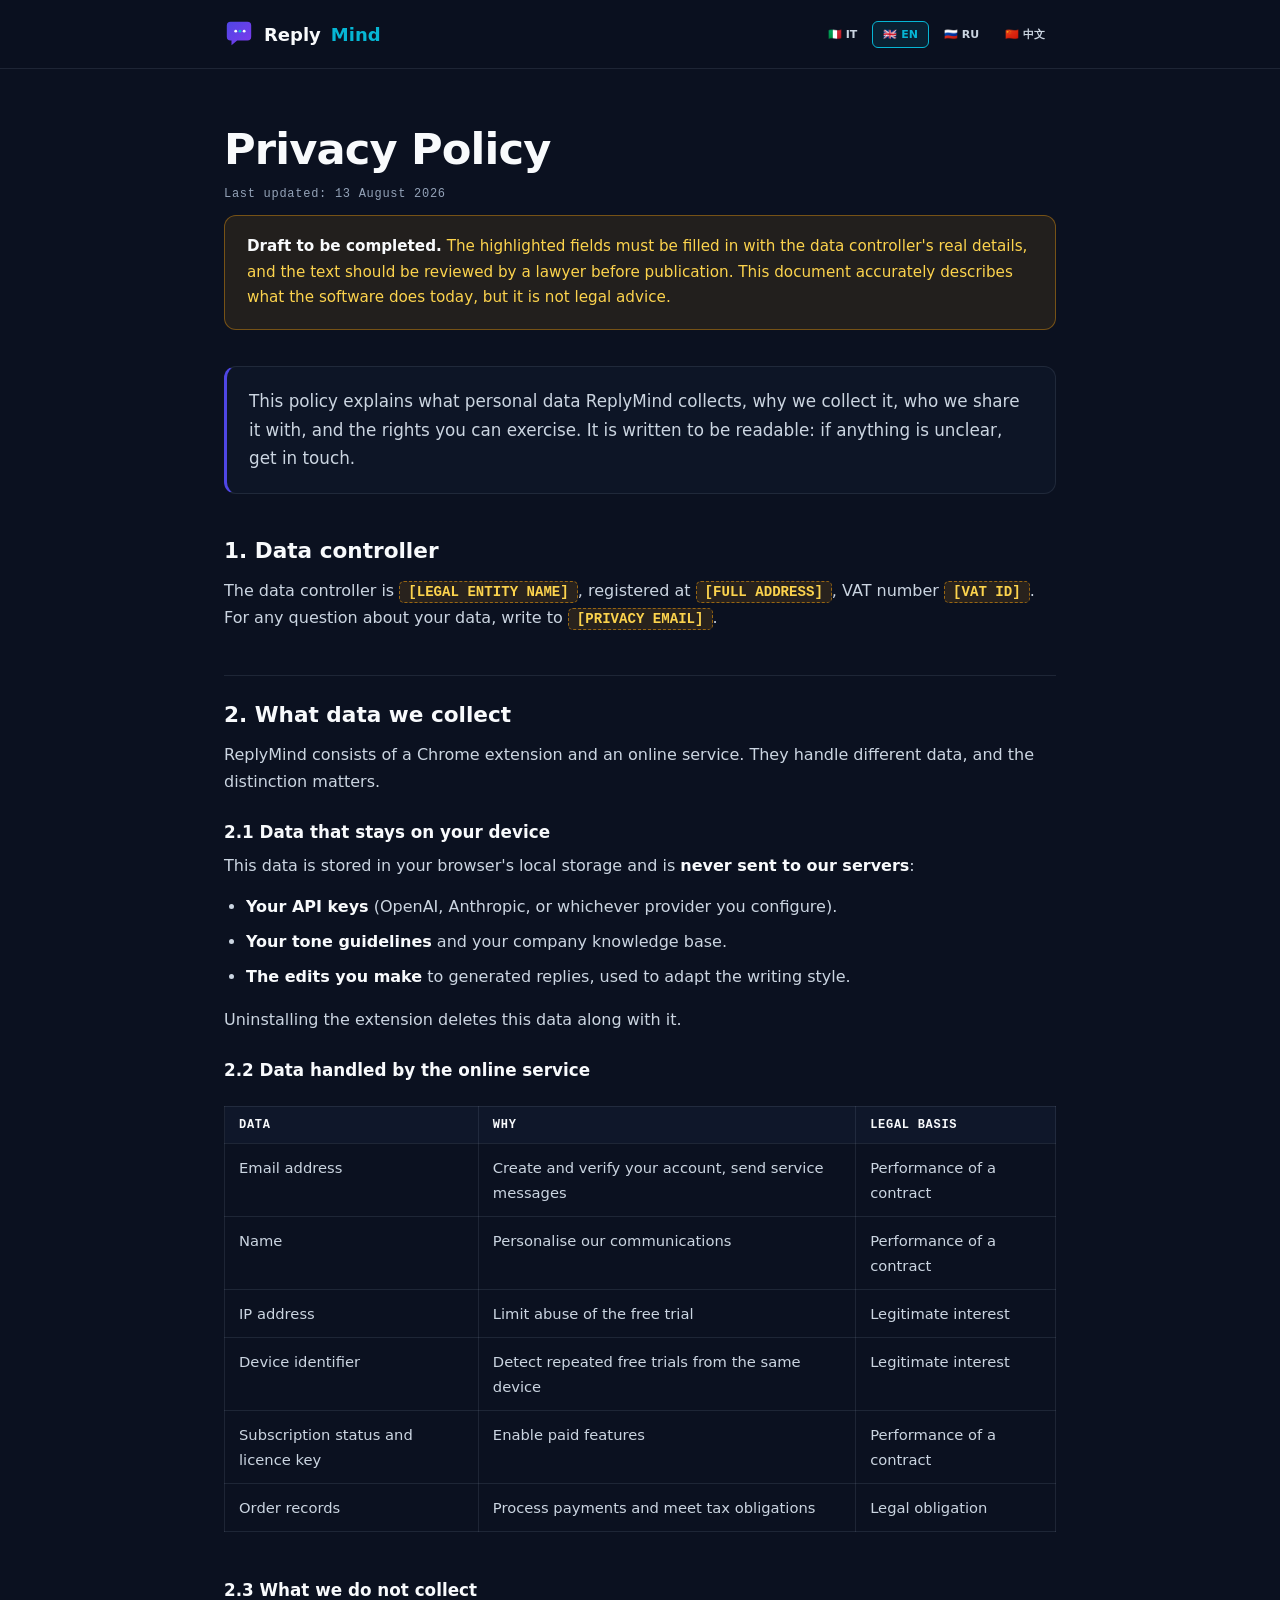
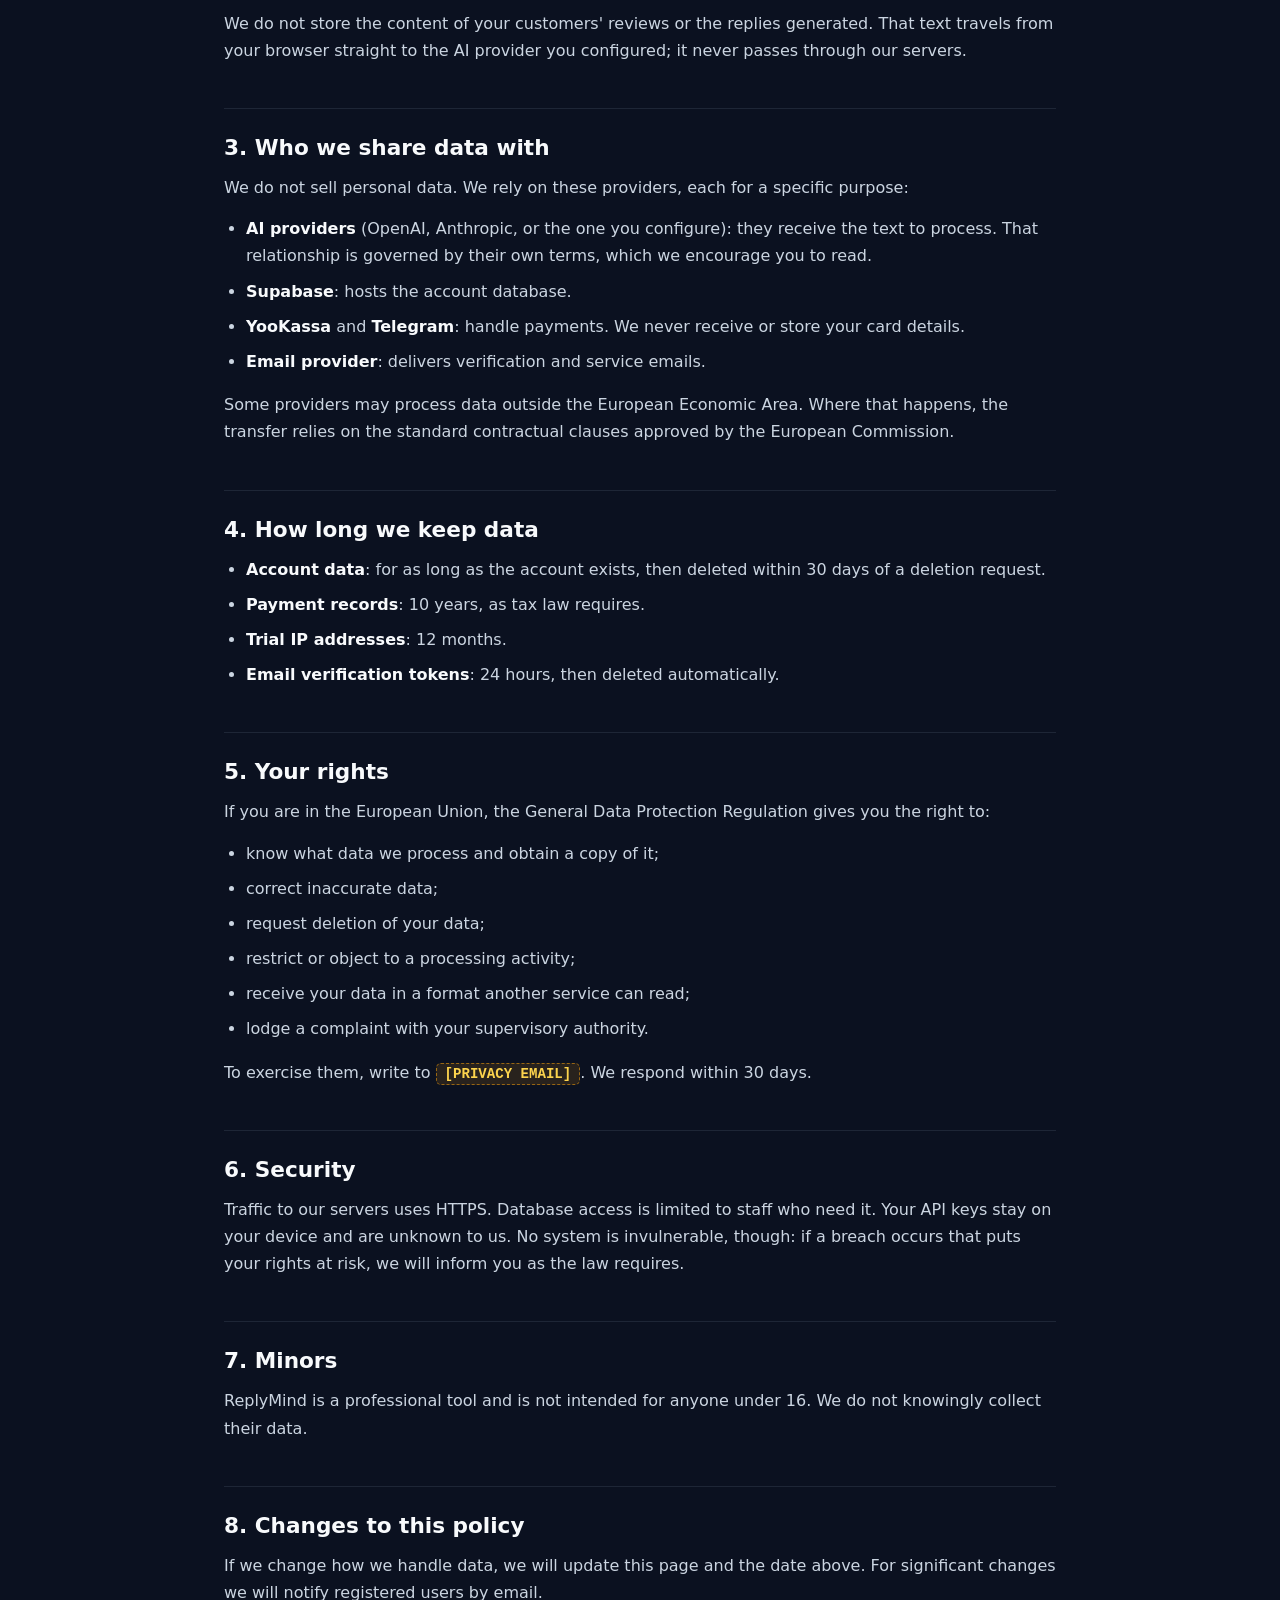
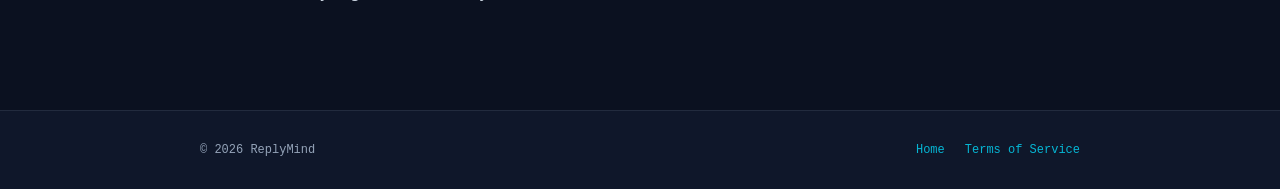
<file: privacy.html>
<!DOCTYPE html>
<html lang="it" id="htmlRoot">
<head>
<meta charset="UTF-8">
<meta name="viewport" content="width=device-width, initial-scale=1.0">
<title id="pageTitle">Informativa sulla privacy · ReplyMind</title>
<meta name="description" id="pageDesc" content="Come ReplyMind tratta i dati personali: quali dati raccoglie, perché, per quanto tempo e quali diritti hai.">
<meta name="robots" content="index, follow">
<link rel="icon" href="data:image/svg+xml,%3Csvg xmlns='http://www.w3.org/2000/svg' viewBox='0 0 64 64'%3E%3Crect x='4' y='4' width='56' height='48' rx='14' fill='%234F46E5'/%3E%3Cpath d='M22 52l-8 9v-9z' fill='%234F46E5'/%3E%3Ccircle cx='22' cy='28' r='5' fill='%23F8FAFC'/%3E%3Ccircle cx='33' cy='28' r='5' fill='%2306B6D4'/%3E%3Ccircle cx='44' cy='28' r='5' fill='%237C3AED'/%3E%3C/svg%3E">
<link rel="stylesheet" href="legal.css">
</head>
<body>

<header>
  <div class="nav">
    <a class="logo" href="index.html">
      <svg viewBox="0 0 64 64" aria-hidden="true"><defs><linearGradient id="g" x1="0" y1="0" x2="1" y2="1"><stop offset="0" stop-color="#4F46E5"/><stop offset="1" stop-color="#7C3AED"/></linearGradient></defs><path fill="url(#g)" d="M14 6h36a8 8 0 0 1 8 8v24a8 8 0 0 1-8 8H28L16 56V46h-2a8 8 0 0 1-8-8V14a8 8 0 0 1 8-8z"/><circle cx="25" cy="26" r="3" fill="#F8FAFC"/><circle cx="34" cy="26" r="3" fill="#06B6D4"/><circle cx="43" cy="26" r="3" fill="#F8FAFC"/></svg>
      Reply<b>Mind</b>
    </a>
    <div class="lang-selector" role="group" aria-label="Language / Lingua / Язык / 语言">
      <button class="lang-btn active" data-lang="it" lang="it" aria-pressed="true">🇮🇹 IT</button>
      <button class="lang-btn" data-lang="en" lang="en" aria-pressed="false">🇬🇧 EN</button>
      <button class="lang-btn" data-lang="ru" lang="ru" aria-pressed="false">🇷🇺 RU</button>
      <button class="lang-btn" data-lang="cn" lang="zh-CN" aria-pressed="false">🇨🇳 中文</button>
    </div>
  </div>
</header>

<main>
  <h1 id="h1">Informativa sulla privacy</h1>
  <p class="updated" id="updated">Ultimo aggiornamento: 13 agosto 2026</p>

  <div class="notice" id="draftNotice">
    <strong id="draftTitle">Bozza da completare.</strong>
    <span id="draftText">I campi evidenziati vanno compilati con i dati reali del titolare del trattamento e il testo va verificato da un legale prima della pubblicazione. Questo documento descrive fedelmente ciò che il software fa oggi, ma non sostituisce una consulenza legale.</span>
  </div>

  <p class="intro" id="intro">Questa informativa spiega quali dati personali ReplyMind raccoglie, perché li raccoglie, con chi li condivide e quali diritti puoi esercitare. È scritta per essere leggibile: se qualcosa non è chiaro, scrivici.</p>

  <h2 id="h2Titolare">1. Titolare del trattamento</h2>
  <p id="pTitolare">Il titolare del trattamento è <span class="todo">[RAGIONE SOCIALE]</span>, con sede in <span class="todo">[INDIRIZZO COMPLETO]</span>, partita IVA <span class="todo">[P.IVA]</span>. Per qualsiasi questione relativa ai tuoi dati puoi scrivere a <span class="todo">[EMAIL PRIVACY]</span>.</p>

  <h2 id="h2Dati">2. Quali dati raccogliamo</h2>
  <p id="pDatiIntro">ReplyMind è composto da un'estensione per Chrome e da un servizio online. I due trattano dati diversi ed è importante distinguerli.</p>

  <h3 id="h3Locali">2.1 Dati che restano sul tuo dispositivo</h3>
  <p id="pLocali">Questi dati sono salvati nella memoria locale del browser e <strong>non vengono mai inviati ai nostri server</strong>:</p>
  <ul>
    <li id="li1a"><strong>Le tue chiavi API</strong> (OpenAI, Anthropic o altro provider che configuri).</li>
    <li id="li1b"><strong>Le linee guida di tono</strong> e la base di conoscenza della tua azienda.</li>
    <li id="li1c"><strong>Le correzioni che apporti</strong> alle risposte generate, usate per adattare lo stile.</li>
  </ul>
  <p id="pLocaliNota">Disinstallando l'estensione questi dati vengono eliminati insieme ad essa.</p>

  <h3 id="h3Server">2.2 Dati trattati dal servizio online</h3>
  <div class="table-wrap">
  <table>
    <thead><tr><th id="thDato">Dato</th><th id="thPerche">Perché</th><th id="thBase">Base giuridica</th></tr></thead>
    <tbody>
      <tr><td id="td1a">Indirizzo email</td><td id="td1b">Creare l'account, verificarlo, inviare comunicazioni di servizio</td><td id="td1c">Esecuzione del contratto</td></tr>
      <tr><td id="td2a">Nome</td><td id="td2b">Personalizzare le comunicazioni</td><td id="td2c">Esecuzione del contratto</td></tr>
      <tr><td id="td3a">Indirizzo IP</td><td id="td3b">Limitare gli abusi del periodo di prova gratuito</td><td id="td3c">Legittimo interesse</td></tr>
      <tr><td id="td4a">Identificativo del dispositivo</td><td id="td4b">Riconoscere prove gratuite ripetute dallo stesso dispositivo</td><td id="td4c">Legittimo interesse</td></tr>
      <tr><td id="td5a">Stato dell'abbonamento e chiave di licenza</td><td id="td5b">Attivare le funzioni a pagamento</td><td id="td5c">Esecuzione del contratto</td></tr>
      <tr><td id="td6a">Dati degli ordini</td><td id="td6b">Gestire i pagamenti e adempiere agli obblighi fiscali</td><td id="td6c">Obbligo di legge</td></tr>
    </tbody>
  </table>
  </div>

  <h3 id="h3NonRaccolti">2.3 Cosa non raccogliamo</h3>
  <p id="pNonRaccolti">Non conserviamo il contenuto delle recensioni dei tuoi clienti né le risposte generate. Il testo viaggia dal tuo browser direttamente al provider di intelligenza artificiale che hai configurato e non transita dai nostri server.</p>

  <h2 id="h2Terze">3. Con chi condividiamo i dati</h2>
  <p id="pTerzeIntro">Non vendiamo dati personali. Ci appoggiamo a questi fornitori, ciascuno per una finalità precisa:</p>
  <ul>
    <li id="li2a"><strong>Provider di intelligenza artificiale</strong> (OpenAI, Anthropic o quello che configuri): ricevono il testo da elaborare. Il rapporto è regolato dalle loro condizioni, che ti invitiamo a leggere.</li>
    <li id="li2b"><strong>Supabase</strong>: ospita il database degli account.</li>
    <li id="li2c"><strong>YooKassa</strong> e <strong>Telegram</strong>: gestiscono i pagamenti. Non riceviamo né conserviamo i dati della tua carta.</li>
    <li id="li2d"><strong>Fornitore di posta elettronica</strong>: recapita le email di verifica e di servizio.</li>
  </ul>
  <p id="pTrasf">Alcuni fornitori possono trattare dati fuori dallo Spazio economico europeo. In tal caso il trasferimento avviene sulla base delle clausole contrattuali standard approvate dalla Commissione europea.</p>

  <h2 id="h2Conserv">4. Per quanto tempo conserviamo i dati</h2>
  <ul>
    <li id="li3a"><strong>Dati dell'account</strong>: finché l'account esiste, poi eliminati entro 30 giorni dalla richiesta di cancellazione.</li>
    <li id="li3b"><strong>Documenti di pagamento</strong>: 10 anni, come impone la normativa fiscale.</li>
    <li id="li3c"><strong>Indirizzi IP del periodo di prova</strong>: 12 mesi.</li>
    <li id="li3d"><strong>Token di verifica email</strong>: 24 ore, poi eliminati automaticamente.</li>
  </ul>

  <h2 id="h2Diritti">5. I tuoi diritti</h2>
  <p id="pDirittiIntro">Se ti trovi nell'Unione europea, il Regolamento generale sulla protezione dei dati ti riconosce il diritto di:</p>
  <ul>
    <li id="li4a">sapere quali dati trattiamo e ottenerne copia;</li>
    <li id="li4b">correggere dati inesatti;</li>
    <li id="li4c">chiedere la cancellazione dei tuoi dati;</li>
    <li id="li4d">limitare o opporti a un trattamento;</li>
    <li id="li4e">ricevere i tuoi dati in un formato leggibile da un altro servizio;</li>
    <li id="li4f">presentare reclamo all'autorità di controllo, in Italia il Garante per la protezione dei dati personali.</li>
  </ul>
  <p id="pDirittiCome">Per esercitarli scrivi a <span class="todo">[EMAIL PRIVACY]</span>. Rispondiamo entro 30 giorni.</p>

  <h2 id="h2Sicurezza">6. Sicurezza</h2>
  <p id="pSicurezza">Le comunicazioni con i nostri server avvengono in HTTPS. L'accesso al database è limitato al personale che ne ha necessità. Le chiavi API restano sul tuo dispositivo e non ci sono note. Nessun sistema è però invulnerabile: se dovessimo subire una violazione che comporta un rischio per i tuoi diritti, ti informeremo come previsto dalla normativa.</p>

  <h2 id="h2Minori">7. Minori</h2>
  <p id="pMinori">ReplyMind è uno strumento professionale e non è destinato a minori di 16 anni. Non raccogliamo consapevolmente i loro dati.</p>

  <h2 id="h2Modifiche">8. Modifiche a questa informativa</h2>
  <p id="pModifiche">Se cambieremo il modo in cui trattiamo i dati aggiorneremo questa pagina e la data in alto. Per modifiche sostanziali avviseremo gli utenti registrati via email.</p>
</main>

<footer>
  <div class="foot-inner">
    <span id="footCopy">© 2026 ReplyMind</span>
    <div class="foot-links">
      <a href="index.html" id="footHome">Home</a>
      <a href="terms.html" id="footTerms">Termini di servizio</a>
    </div>
  </div>
</footer>

<script src="legal-i18n.js"></script>
<script src="privacy-i18n.js"></script>
</body>
</html>
</file>
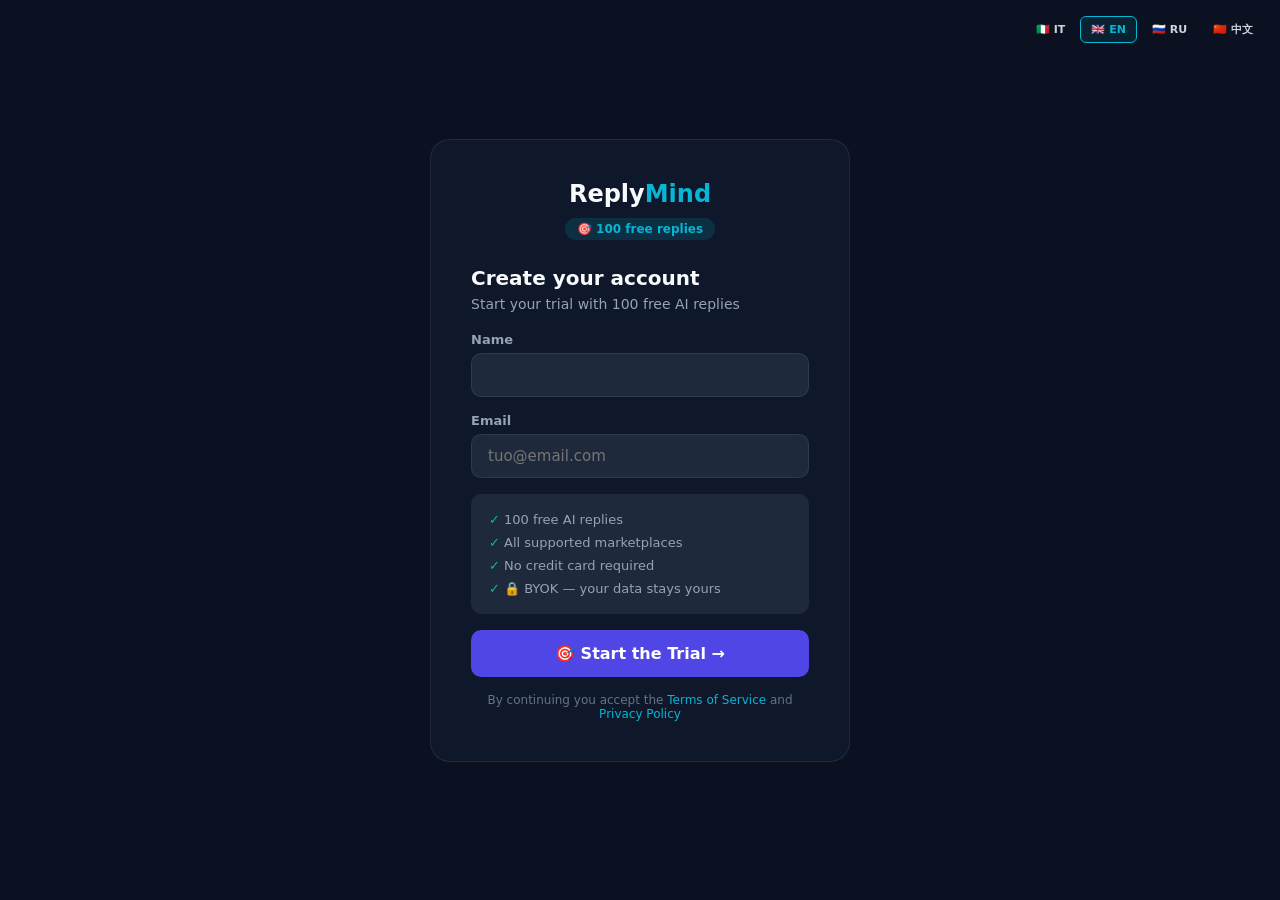
<file: register.html>
<!DOCTYPE html>
<html lang="it" id="htmlRoot">
<head>
<meta charset="UTF-8">
<meta name="viewport" content="width=device-width, initial-scale=1.0">
<title id="pageTitle">Crea il tuo account · ReplyMind</title>
<meta name="description" id="pageDesc" content="Registrati a ReplyMind: 100 risposte AI gratuite, nessuna carta di credito richiesta.">
<meta name="robots" content="noindex, follow">
<link rel="icon" href="data:image/svg+xml,%3Csvg xmlns='http://www.w3.org/2000/svg' viewBox='0 0 64 64'%3E%3Crect x='4' y='4' width='56' height='48' rx='14' fill='%234F46E5'/%3E%3Cpath d='M22 52l-8 9v-9z' fill='%234F46E5'/%3E%3Ccircle cx='22' cy='28' r='5' fill='%23F8FAFC'/%3E%3Ccircle cx='33' cy='28' r='5' fill='%2306B6D4'/%3E%3Ccircle cx='44' cy='28' r='5' fill='%237C3AED'/%3E%3C/svg%3E">
<style>
*,*::before,*::after{margin:0;padding:0;box-sizing:border-box}
:root{
  --primary:#4F46E5;--accent:#06B6D4;--success:#10B981;--danger:#EF4444;
  --ink:#0B1120;--panel:#0F172A;--field:#1E293B;--hair:rgba(148,163,184,.14);
  --txt:#CBD5E1;--muted:#94A3B8;--light:#F8FAFC;
  --fd:'Space Grotesk','Segoe UI',system-ui,sans-serif;--fb:'Manrope','Segoe UI',system-ui,sans-serif;
}
body{font-family:var(--fb);background:var(--ink);color:var(--txt);display:flex;justify-content:center;align-items:center;min-height:100vh;padding:20px}
.lang-selector{position:fixed;top:16px;right:16px;display:flex;gap:4px}
.lang-btn{font:600 11px var(--fb);padding:5px 10px;border-radius:6px;color:var(--txt);background:none;border:1px solid transparent;cursor:pointer;text-transform:uppercase;transition:.2s}
.lang-btn:hover{color:var(--light);border-color:var(--hair)}
.lang-btn.active{color:var(--accent);border-color:var(--accent);background:rgba(6,182,212,.1)}
.container{max-width:420px;width:100%;background:var(--panel);border-radius:20px;padding:40px;border:1px solid var(--hair)}
.logo{text-align:center;margin-bottom:26px}
.logo h1{font-family:var(--fd);color:var(--light);font-size:1.5rem}
.logo h1 b{color:var(--accent)}
.trial-badge{display:inline-block;background:rgba(6,182,212,.15);color:var(--accent);padding:4px 12px;border-radius:999px;font-size:12px;font-weight:600;margin-top:10px}
h2{color:var(--light);font-family:var(--fd);font-size:20px;margin-bottom:6px}
.step-sub{color:var(--muted);font-size:14px;margin-bottom:20px}
.form-group{margin-bottom:16px}
.form-group label{display:block;font-size:13px;font-weight:600;margin-bottom:6px;color:var(--muted)}
.form-group input{width:100%;padding:12px 16px;background:var(--field);border:1px solid var(--hair);border-radius:10px;color:var(--light);font-size:15px;font-family:inherit;transition:border-color .3s}
.form-group input:focus{outline:none;border-color:var(--primary)}
.btn-primary{width:100%;padding:14px;background:var(--primary);color:#fff;border:none;border-radius:10px;font-size:16px;font-weight:600;font-family:inherit;cursor:pointer;transition:background .3s,transform .2s}
.btn-primary:hover:not(:disabled){background:#5b52f0;transform:translateY(-2px)}
.btn-primary:disabled{opacity:.55;cursor:not-allowed}
.msg{font-size:13px;margin-top:10px;border-radius:8px;padding:10px 12px;display:none}
.msg.error{color:#FCA5A5;background:rgba(239,68,68,.1);border:1px solid rgba(239,68,68,.35)}
.msg.success{color:#6EE7B7;background:rgba(16,185,129,.1);border:1px solid rgba(16,185,129,.35)}
.terms{font-size:12px;color:#64748B;margin-top:16px;text-align:center}
.terms a{color:var(--accent);text-decoration:none}
.terms a:hover{text-decoration:underline}
.checklist{background:var(--field);border-radius:10px;padding:14px 18px;margin:16px 0;font-size:13px}
.checklist li{list-style:none;padding:4px 0;color:var(--muted)}
.checklist li::before{content:'✓ ';color:var(--success)}
.center{text-align:center;padding:16px 0}
.big-icon{font-size:52px;margin-bottom:14px}
.spinner{display:inline-block;margin:14px auto 0;width:24px;height:24px;border:3px solid var(--field);border-top-color:var(--primary);border-radius:50%;animation:spin .8s linear infinite}
@keyframes spin{to{transform:rotate(360deg)}}
.hidden{display:none}
#sentEmail{color:var(--light)}
</style>
</head>
<body>

<div class="lang-selector" role="group" aria-label="Language / Lingua / Язык / 语言">
  <button class="lang-btn active" data-lang="it" aria-pressed="true">🇮🇹 IT</button>
  <button class="lang-btn" data-lang="en" aria-pressed="false">🇬🇧 EN</button>
  <button class="lang-btn" data-lang="ru" aria-pressed="false">🇷🇺 RU</button>
  <button class="lang-btn" data-lang="cn" aria-pressed="false">🇨🇳 中文</button>
</div>

<div class="container">
  <div class="logo">
    <h1>Reply<b>Mind</b></h1>
    <span class="trial-badge" id="trialBadge">🎯 100 risposte gratuite</span>
  </div>

  <!-- Step 1: form -->
  <div id="step1">
    <h2 id="s1Title">Crea il tuo account</h2>
    <p class="step-sub" id="s1Sub">Inizia il trial con 100 risposte AI gratuite</p>

    <div class="form-group">
      <label id="lblName">Nome</label>
      <input type="text" id="nameInput" autocomplete="name">
    </div>
    <div class="form-group">
      <label id="lblEmail">Email</label>
      <input type="email" id="emailInput" placeholder="tuo@email.com" autocomplete="email">
    </div>

    <ul class="checklist" id="checklistFree">
      <li id="cl1">100 risposte AI gratuite</li>
      <li id="cl2">Tutti i marketplace supportati</li>
      <li id="cl3">Nessuna carta di credito richiesta</li>
      <li id="cl4">🔒 BYOK — i tuoi dati rimangono tuoi</li>
    </ul>
    <ul class="checklist hidden" id="checklistPaid">
      <li id="clp1">Continuerai su Telegram per il pagamento</li>
      <li id="clp2">Stars, carta o crypto</li>
      <li id="clp3">Licenza attivata subito dopo il pagamento</li>
    </ul>

    <div id="errorMsg" class="msg error"></div>

    <button class="btn-primary" id="registerBtn">🎯 Inizia il Trial →</button>

    <p class="terms" id="termsLine">Continuando accetti i <a href="terms.html" id="termsLink">Termini di Servizio</a> e la <a href="privacy.html" id="privacyLink">Privacy Policy</a></p>
  </div>

  <!-- Step 2: attesa verifica -->
  <div id="step2" class="hidden">
    <div class="center">
      <div class="big-icon">📧</div>
      <h2 id="s2Title">Verifica la tua email</h2>
      <p class="step-sub">
        <span id="s2Sub">Abbiamo inviato un link di verifica a</span>
        <strong id="sentEmail"></strong>
      </p>
      <div class="spinner" id="spinner"></div>
      <div id="verifyStatus" style="margin-top:16px;font-size:14px;"></div>
    </div>
  </div>

  <!-- Step 3a: trial attivato -->
  <div id="step3trial" class="hidden">
    <div class="center">
      <div class="big-icon">🎉</div>
      <h2 id="s3tTitle">Trial attivato!</h2>
      <p class="step-sub" id="s3tSub">Hai 100 risposte AI gratuite. Installa l'estensione e inizia a generare risposte su qualsiasi marketplace supportato.</p>
      <a class="btn-primary" id="s3tBtn" style="display:inline-block;text-decoration:none" href="index.html">Torna al sito →</a>
    </div>
  </div>

  <!-- Step 3b: verificato, redirect al bot per pagare -->
  <div id="step3pay" class="hidden">
    <div class="center">
      <div class="big-icon">✅</div>
      <h2 id="s3pTitle">Email verificata!</h2>
      <p class="step-sub" id="s3pSub">Ti stiamo portando su Telegram per completare il pagamento.</p>
      <div class="spinner" id="spinnerPay"></div>
      <a class="btn-primary hidden" id="s3pBtn" style="display:inline-block;text-decoration:none;margin-top:10px" href="#">Apri Telegram →</a>
    </div>
  </div>
</div>

<script src="legal-i18n.js"></script>
<script src="register.js"></script>
<script src="register-i18n.js"></script>
</body>
</html>
</file>
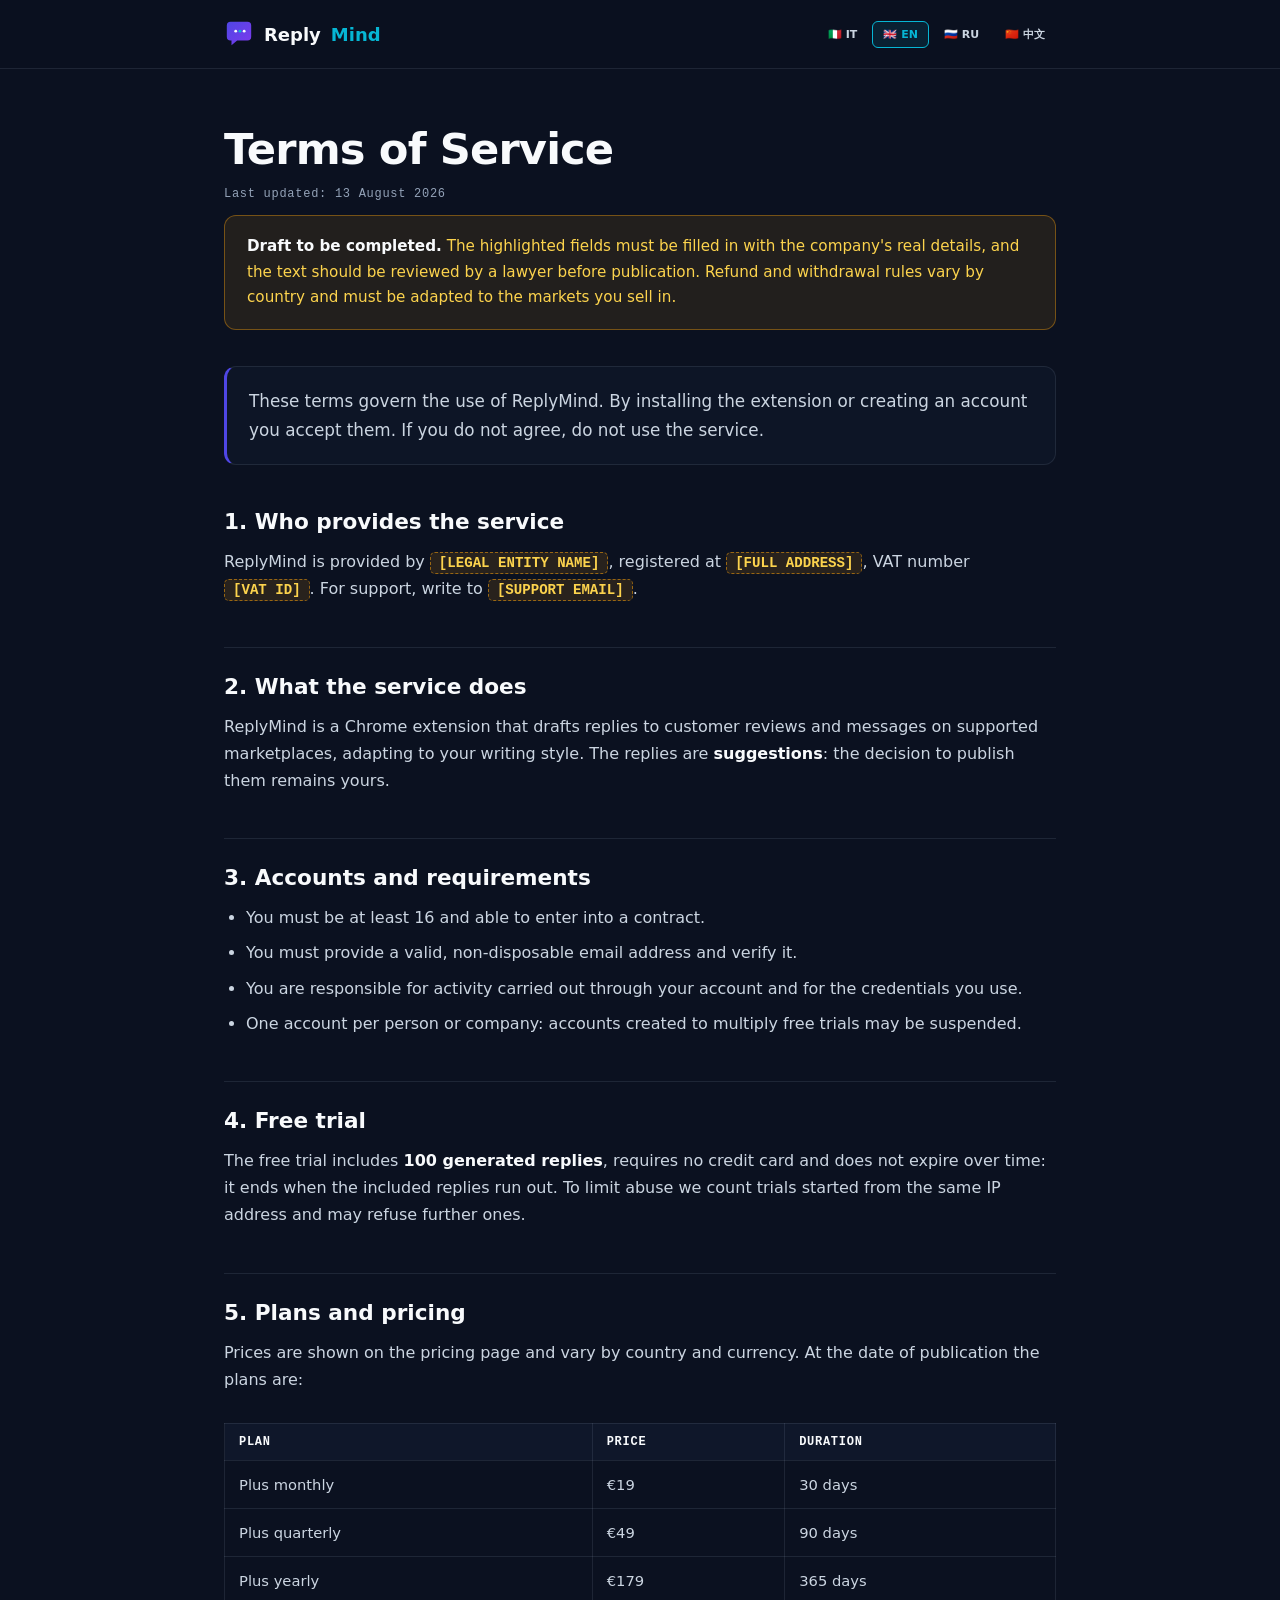
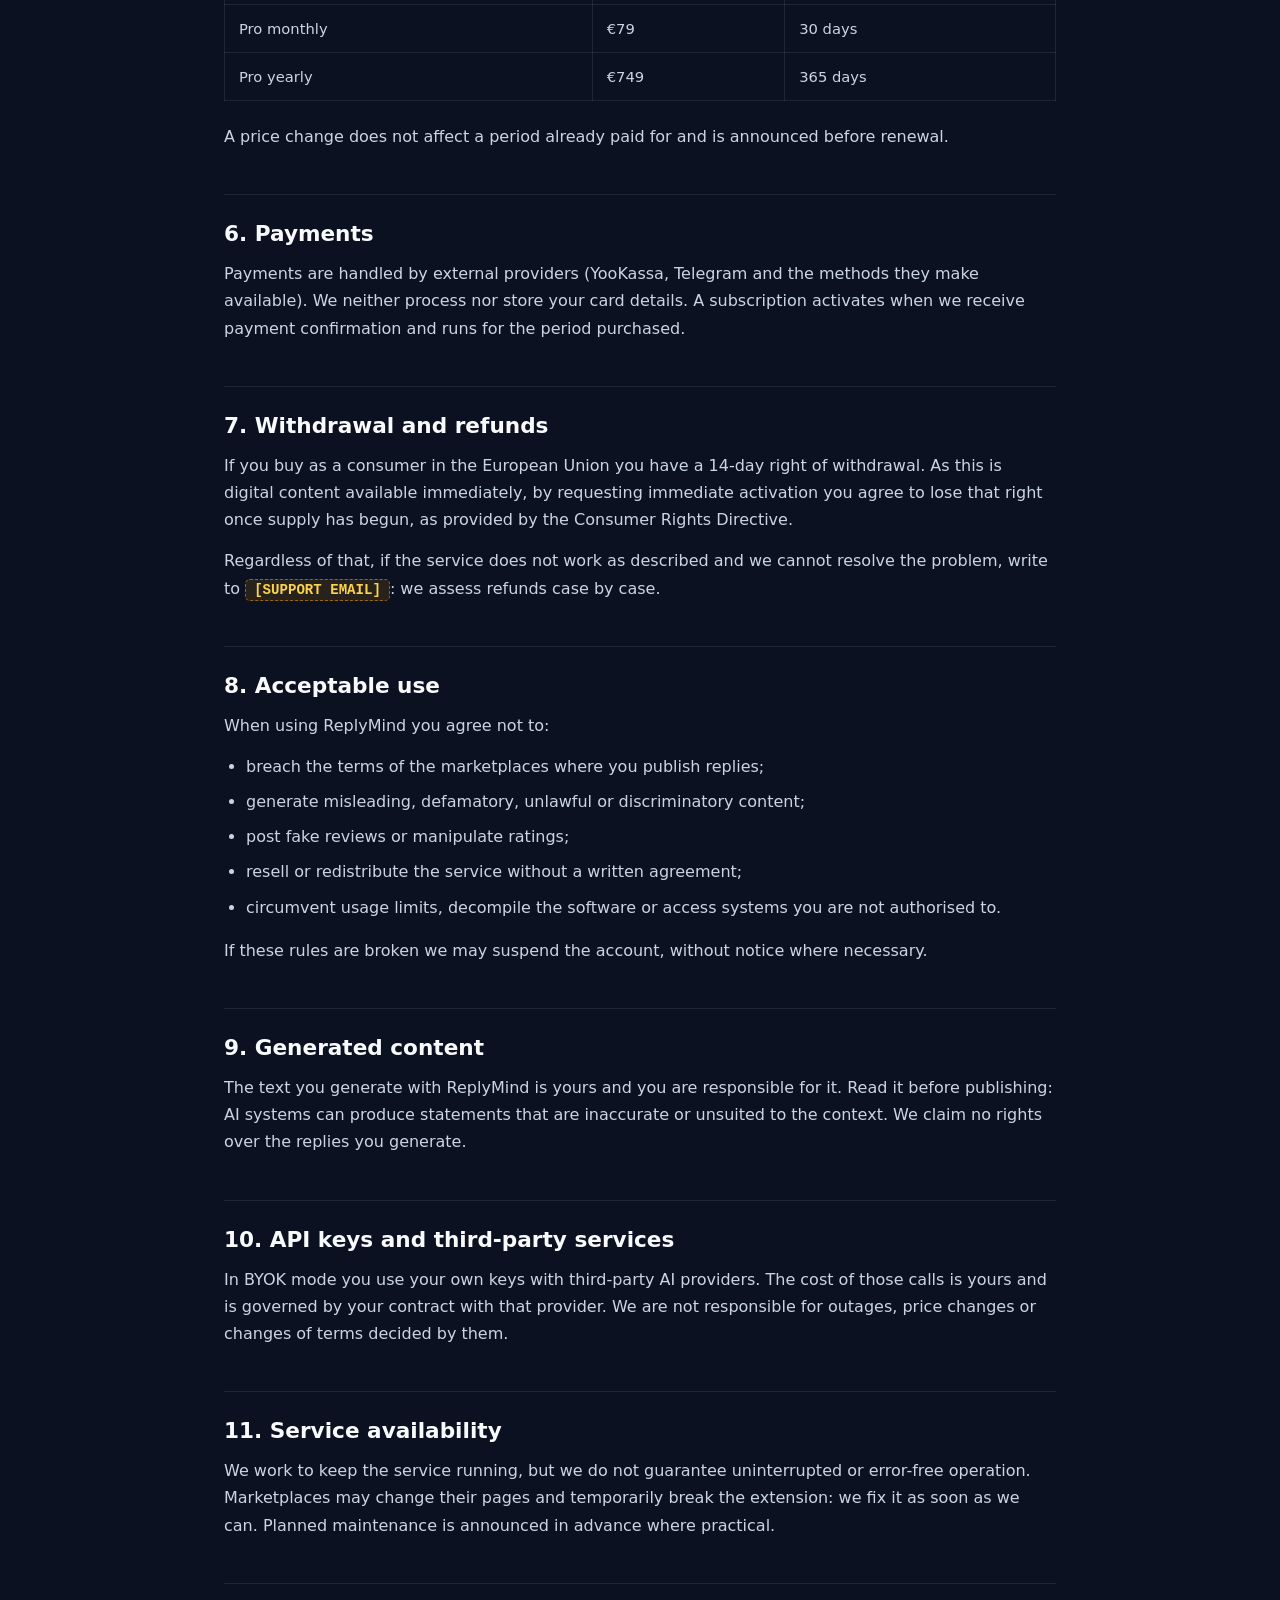
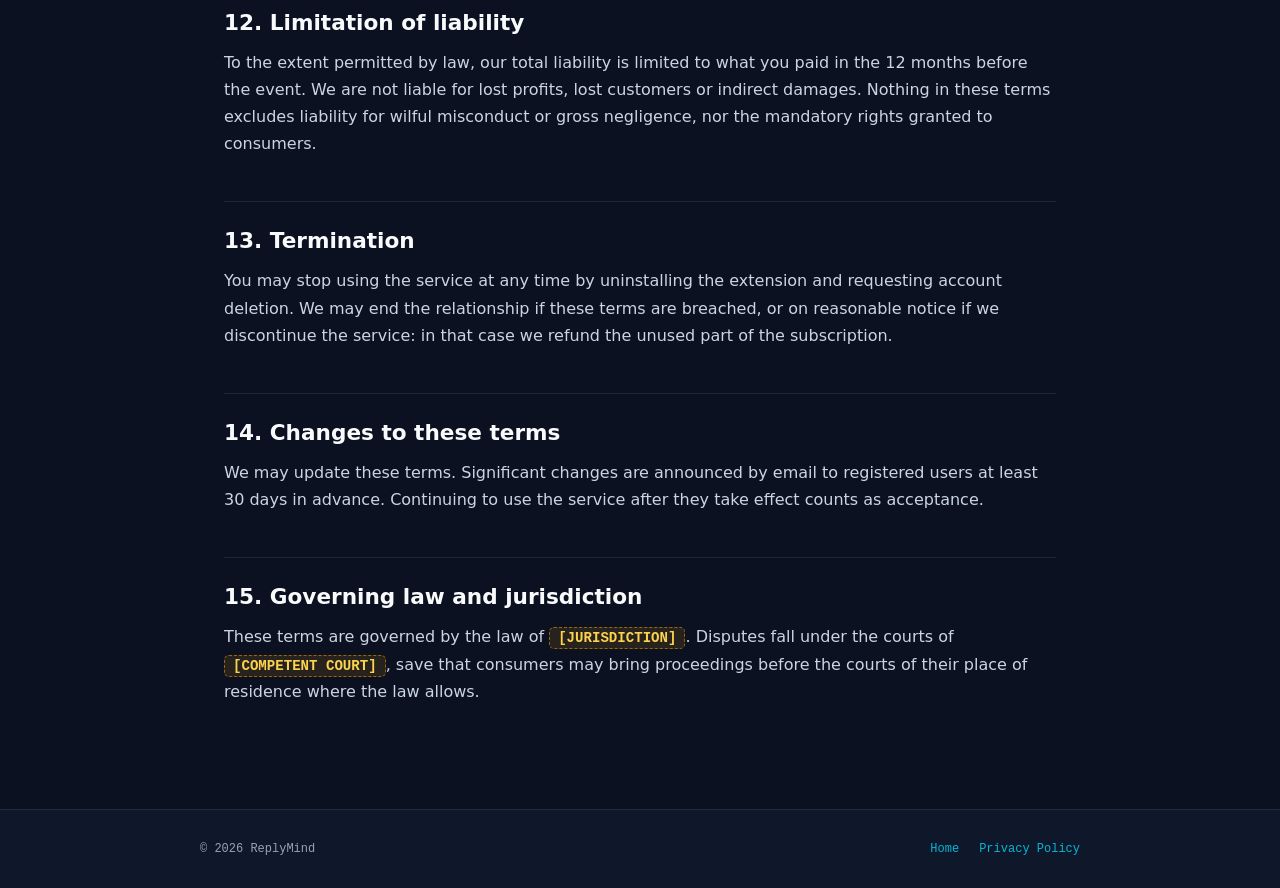
<file: terms.html>
<!DOCTYPE html>
<html lang="it" id="htmlRoot">
<head>
<meta charset="UTF-8">
<meta name="viewport" content="width=device-width, initial-scale=1.0">
<title id="pageTitle">Termini di servizio · ReplyMind</title>
<meta name="description" id="pageDesc" content="Le condizioni che regolano l'uso di ReplyMind: piani, pagamenti, recesso, uso corretto e responsabilità.">
<meta name="robots" content="index, follow">
<link rel="icon" href="data:image/svg+xml,%3Csvg xmlns='http://www.w3.org/2000/svg' viewBox='0 0 64 64'%3E%3Crect x='4' y='4' width='56' height='48' rx='14' fill='%234F46E5'/%3E%3Cpath d='M22 52l-8 9v-9z' fill='%234F46E5'/%3E%3Ccircle cx='22' cy='28' r='5' fill='%23F8FAFC'/%3E%3Ccircle cx='33' cy='28' r='5' fill='%2306B6D4'/%3E%3Ccircle cx='44' cy='28' r='5' fill='%237C3AED'/%3E%3C/svg%3E">
<link rel="stylesheet" href="legal.css">
</head>
<body>

<header>
  <div class="nav">
    <a class="logo" href="index.html">
      <svg viewBox="0 0 64 64" aria-hidden="true"><defs><linearGradient id="g" x1="0" y1="0" x2="1" y2="1"><stop offset="0" stop-color="#4F46E5"/><stop offset="1" stop-color="#7C3AED"/></linearGradient></defs><path fill="url(#g)" d="M14 6h36a8 8 0 0 1 8 8v24a8 8 0 0 1-8 8H28L16 56V46h-2a8 8 0 0 1-8-8V14a8 8 0 0 1 8-8z"/><circle cx="25" cy="26" r="3" fill="#F8FAFC"/><circle cx="34" cy="26" r="3" fill="#06B6D4"/><circle cx="43" cy="26" r="3" fill="#F8FAFC"/></svg>
      Reply<b>Mind</b>
    </a>
    <div class="lang-selector" role="group" aria-label="Language / Lingua / Язык / 语言">
      <button class="lang-btn active" data-lang="it" lang="it" aria-pressed="true">🇮🇹 IT</button>
      <button class="lang-btn" data-lang="en" lang="en" aria-pressed="false">🇬🇧 EN</button>
      <button class="lang-btn" data-lang="ru" lang="ru" aria-pressed="false">🇷🇺 RU</button>
      <button class="lang-btn" data-lang="cn" lang="zh-CN" aria-pressed="false">🇨🇳 中文</button>
    </div>
  </div>
</header>

<main>
  <h1 id="h1">Termini di servizio</h1>
  <p class="updated" id="updated">Ultimo aggiornamento: 13 agosto 2026</p>

  <div class="notice" id="draftNotice">
    <strong id="draftTitle">Bozza da completare.</strong>
    <span id="draftText">I campi evidenziati vanno compilati con i dati reali della società e il testo va verificato da un legale prima della pubblicazione. Le condizioni su rimborsi e recesso variano da paese a paese e vanno adattate ai mercati in cui vendi.</span>
  </div>

  <p class="intro" id="intro">Questi termini regolano l'uso di ReplyMind. Installando l'estensione o creando un account li accetti. Se non sei d'accordo, non usare il servizio.</p>

  <h2 id="h2Fornitore">1. Chi fornisce il servizio</h2>
  <p id="pFornitore">ReplyMind è fornito da <span class="todo">[RAGIONE SOCIALE]</span>, con sede in <span class="todo">[INDIRIZZO COMPLETO]</span>, partita IVA <span class="todo">[P.IVA]</span>. Per assistenza scrivi a <span class="todo">[EMAIL SUPPORTO]</span>.</p>

  <h2 id="h2Servizio">2. Che cosa fa il servizio</h2>
  <p id="pServizio">ReplyMind è un'estensione per Chrome che genera bozze di risposta a recensioni e messaggi dei clienti sui marketplace supportati, adattandosi al tuo stile di scrittura. Le risposte sono <strong>proposte</strong>: la decisione di pubblicarle resta tua.</p>

  <h2 id="h2Account">3. Account e requisiti</h2>
  <ul>
    <li id="li1a">Devi avere almeno 16 anni e la capacità di stipulare un contratto.</li>
    <li id="li1b">Devi fornire un indirizzo email valido e non temporaneo, e verificarlo.</li>
    <li id="li1c">Sei responsabile di quanto avviene tramite il tuo account e delle credenziali che usi.</li>
    <li id="li1d">Un account per persona o azienda: gli account creati per moltiplicare le prove gratuite possono essere sospesi.</li>
  </ul>

  <h2 id="h2Prova">4. Prova gratuita</h2>
  <p id="pProva">La prova gratuita include <strong>100 risposte generate</strong>, non richiede carta di credito e non scade nel tempo: si esaurisce quando finiscono le risposte incluse. Per limitare gli abusi contiamo le prove attivate dallo stesso indirizzo IP e possiamo rifiutarne di ulteriori.</p>

  <h2 id="h2Piani">5. Piani e prezzi</h2>
  <p id="pPiani">I prezzi sono indicati nella pagina dei prezzi e variano per paese e valuta. Alla data di pubblicazione i piani sono:</p>
  <div class="table-wrap">
  <table>
    <thead><tr><th id="thPiano">Piano</th><th id="thPrezzo">Prezzo</th><th id="thDurata">Durata</th></tr></thead>
    <tbody>
      <tr><td id="tp1a">Plus mensile</td><td id="tp1b">19 €</td><td id="tp1c">30 giorni</td></tr>
      <tr><td id="tp2a">Plus trimestrale</td><td id="tp2b">49 €</td><td id="tp2c">90 giorni</td></tr>
      <tr><td id="tp3a">Plus annuale</td><td id="tp3b">179 €</td><td id="tp3c">365 giorni</td></tr>
      <tr><td id="tp4a">Pro mensile</td><td id="tp4b">79 €</td><td id="tp4c">30 giorni</td></tr>
      <tr><td id="tp5a">Pro annuale</td><td id="tp5b">749 €</td><td id="tp5c">365 giorni</td></tr>
    </tbody>
  </table>
  </div>
  <p id="pPianiNota">Un cambio di prezzo non incide sul periodo già pagato e viene comunicato prima del rinnovo.</p>

  <h2 id="h2Pagamenti">6. Pagamenti</h2>
  <p id="pPagamenti">I pagamenti sono gestiti da fornitori esterni (YooKassa, Telegram e i circuiti che rendono disponibili). Non trattiamo né conserviamo i dati della tua carta. L'abbonamento si attiva quando riceviamo conferma del pagamento e dura per il periodo acquistato.</p>

  <h2 id="h2Recesso">7. Recesso e rimborsi</h2>
  <p id="pRecesso">Se acquisti come consumatore nell'Unione europea hai diritto di recedere entro 14 giorni. Trattandosi di contenuto digitale fruibile subito, chiedendone l'attivazione immediata accetti di perdere il diritto di recesso una volta iniziata l'erogazione, come previsto dalla direttiva sui diritti dei consumatori.</p>
  <p id="pRecesso2">Indipendentemente da ciò, se il servizio non funziona come descritto e non riusciamo a risolvere il problema, scrivici a <span class="todo">[EMAIL SUPPORTO]</span>: valutiamo il rimborso caso per caso.</p>

  <h2 id="h2Uso">8. Uso corretto</h2>
  <p id="pUsoIntro">Usando ReplyMind ti impegni a non:</p>
  <ul>
    <li id="li2a">violare le condizioni dei marketplace su cui pubblichi le risposte;</li>
    <li id="li2b">generare contenuti ingannevoli, diffamatori, illeciti o discriminatori;</li>
    <li id="li2c">pubblicare recensioni false o manipolare le valutazioni;</li>
    <li id="li2d">rivendere o ridistribuire il servizio senza un accordo scritto;</li>
    <li id="li2e">aggirare i limiti d'uso, decompilare il software o accedere a sistemi non autorizzati.</li>
  </ul>
  <p id="pUsoNota">In caso di violazione possiamo sospendere l'account, se necessario senza preavviso.</p>

  <h2 id="h2Contenuti">9. Contenuti generati</h2>
  <p id="pContenuti">I testi che generi con ReplyMind sono tuoi e ne sei responsabile. Rileggili prima di pubblicarli: i sistemi di intelligenza artificiale possono produrre affermazioni inesatte o inadatte al contesto. Non rivendichiamo diritti sulle risposte che generi.</p>

  <h2 id="h2ChiaviApi">10. Chiavi API e servizi di terzi</h2>
  <p id="pChiaviApi">In modalità BYOK usi le tue chiavi presso provider di intelligenza artificiale terzi. I costi di quelle chiamate sono a tuo carico e regolati dal contratto con quel provider. Non rispondiamo di interruzioni, variazioni di prezzo o cambi di condizioni decisi da loro.</p>

  <h2 id="h2Disponibilita">11. Disponibilità del servizio</h2>
  <p id="pDisponibilita">Ci impegniamo a mantenere il servizio operativo, ma non garantiamo un funzionamento ininterrotto o privo di errori. I marketplace possono modificare le proprie pagine e interrompere temporaneamente il funzionamento dell'estensione: interveniamo appena possibile. Le manutenzioni programmate vengono comunicate in anticipo quando praticabile.</p>

  <h2 id="h2Responsabilita">12. Limitazione di responsabilità</h2>
  <p id="pResponsabilita">Nei limiti consentiti dalla legge, la nostra responsabilità complessiva è limitata a quanto hai pagato nei 12 mesi precedenti l'evento. Non rispondiamo di mancati guadagni, perdita di clienti o danni indiretti. Nulla in questi termini esclude la responsabilità per dolo o colpa grave, né i diritti inderogabili riconosciuti ai consumatori.</p>

  <h2 id="h2Cessazione">13. Cessazione</h2>
  <p id="pCessazione">Puoi smettere di usare il servizio quando vuoi, disinstallando l'estensione e chiedendo la cancellazione dell'account. Possiamo cessare il rapporto in caso di violazione di questi termini, o con ragionevole preavviso se interrompiamo il servizio: in quest'ultimo caso rimborsiamo la parte di abbonamento non goduta.</p>

  <h2 id="h2Modifiche">14. Modifiche ai termini</h2>
  <p id="pModifiche">Possiamo aggiornare questi termini. Le modifiche sostanziali sono comunicate via email agli utenti registrati con almeno 30 giorni di preavviso. Continuare a usare il servizio dopo l'entrata in vigore vale come accettazione.</p>

  <h2 id="h2Legge">15. Legge applicabile e foro</h2>
  <p id="pLegge">Questi termini sono regolati dalla legge <span class="todo">[GIURISDIZIONE]</span>. Per le controversie è competente il foro di <span class="todo">[FORO COMPETENTE]</span>, fermo restando che il consumatore può rivolgersi al giudice del proprio luogo di residenza quando la legge glielo consente.</p>
</main>


<footer>
  <div class="foot-inner">
    <span id="footCopy">© 2026 ReplyMind</span>
    <div class="foot-links">
      <a href="index.html" id="footHome">Home</a>
      <a href="privacy.html" id="footPrivacy">Informativa sulla privacy</a>
    </div>
  </div>
</footer>

<script src="legal-i18n.js"></script>
<script src="terms-i18n.js"></script>
</body>
</html>
</file>
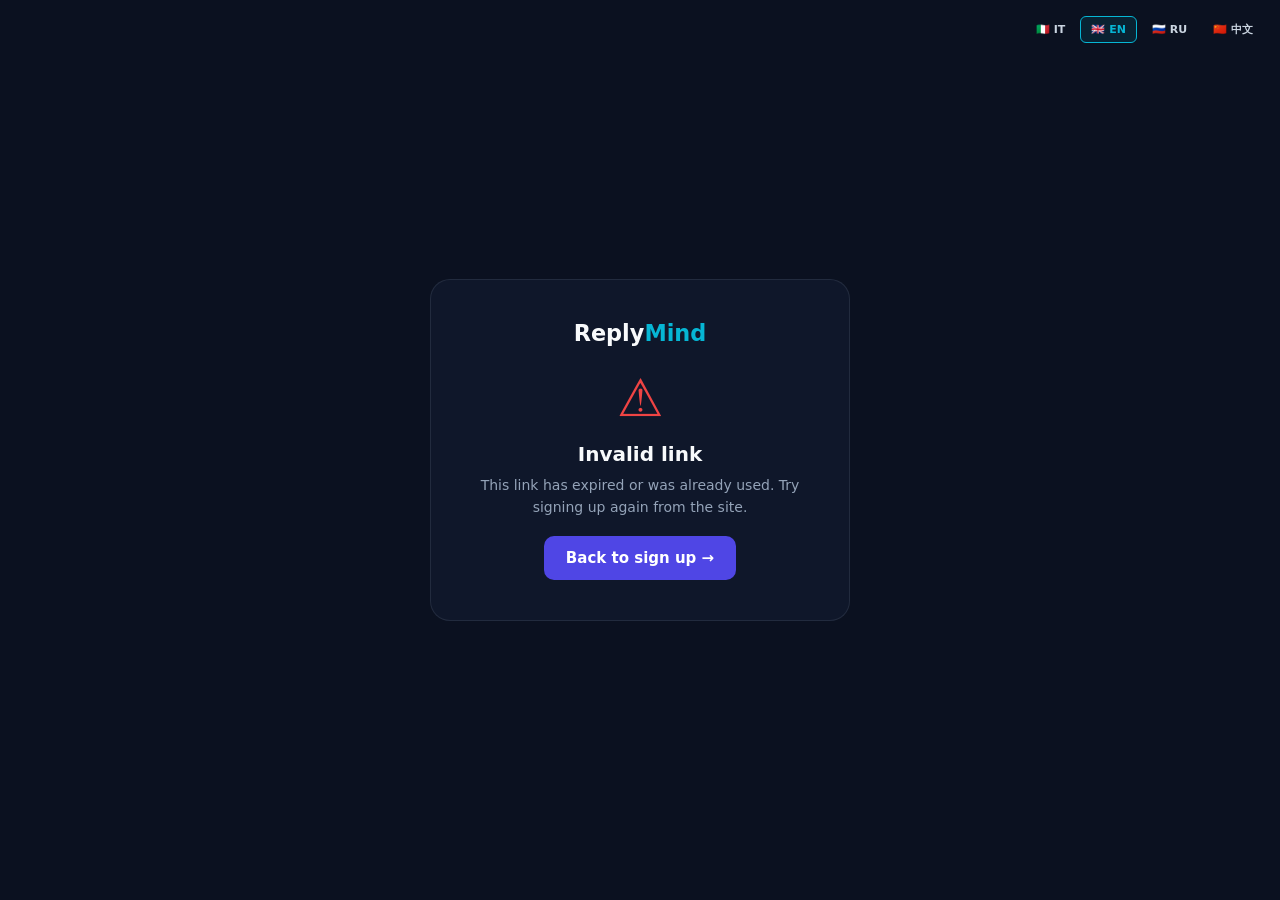
<file: verify-email.html>
<!DOCTYPE html>
<html lang="it" id="htmlRoot">
<head>
<meta charset="UTF-8">
<meta name="viewport" content="width=device-width, initial-scale=1.0">
<title id="pageTitle">Verifica email · ReplyMind</title>
<meta name="description" id="pageDesc" content="Conferma il tuo indirizzo email per attivare il trial ReplyMind.">
<meta name="robots" content="noindex, nofollow">
<link rel="icon" href="data:image/svg+xml,%3Csvg xmlns='http://www.w3.org/2000/svg' viewBox='0 0 64 64'%3E%3Crect x='4' y='4' width='56' height='48' rx='14' fill='%234F46E5'/%3E%3Cpath d='M22 52l-8 9v-9z' fill='%234F46E5'/%3E%3Ccircle cx='22' cy='28' r='5' fill='%23F8FAFC'/%3E%3Ccircle cx='33' cy='28' r='5' fill='%2306B6D4'/%3E%3Ccircle cx='44' cy='28' r='5' fill='%237C3AED'/%3E%3C/svg%3E">
<style>
*,*::before,*::after{margin:0;padding:0;box-sizing:border-box}
:root{
  --primary:#4F46E5;--accent:#06B6D4;--success:#10B981;--danger:#EF4444;
  --ink:#0B1120;--panel:#0F172A;--hair:rgba(148,163,184,.14);
  --txt:#CBD5E1;--muted:#94A3B8;--light:#F8FAFC;
  --fd:'Space Grotesk','Segoe UI',system-ui,sans-serif;--fb:'Manrope','Segoe UI',system-ui,sans-serif;
}
body{font-family:var(--fb);background:var(--ink);color:var(--txt);display:flex;justify-content:center;align-items:center;min-height:100vh;padding:20px}
.lang-selector{position:fixed;top:16px;right:16px;display:flex;gap:4px}
.lang-btn{font:600 11px var(--fb);padding:5px 10px;border-radius:6px;color:var(--txt);background:none;border:1px solid transparent;cursor:pointer;text-transform:uppercase;transition:.2s}
.lang-btn:hover{color:var(--light);border-color:var(--hair)}
.lang-btn.active{color:var(--accent);border-color:var(--accent);background:rgba(6,182,212,.1)}
.container{max-width:420px;width:100%;background:var(--panel);border-radius:20px;padding:40px;border:1px solid var(--hair);text-align:center}
.logo{margin-bottom:22px}
.logo h1{font-family:var(--fd);color:var(--light);font-size:1.4rem}
.logo h1 b{color:var(--accent)}
.big-icon{font-size:52px;margin-bottom:14px}
h2{color:var(--light);font-family:var(--fd);font-size:20px;margin-bottom:8px}
p{color:var(--muted);font-size:14px;line-height:1.6}
.spinner{display:inline-block;margin:16px auto 0;width:26px;height:26px;border:3px solid #1E293B;border-top-color:var(--primary);border-radius:50%;animation:spin .8s linear infinite}
@keyframes spin{to{transform:rotate(360deg)}}
.btn-primary{display:inline-block;margin-top:18px;padding:13px 22px;background:var(--primary);color:#fff;border:none;border-radius:10px;font-size:15px;font-weight:600;text-decoration:none;font-family:inherit}
.hidden{display:none}
.state-error .big-icon{color:var(--danger)}
</style>
</head>
<body>

<div class="lang-selector" role="group" aria-label="Language / Lingua / Язык / 语言">
  <button class="lang-btn active" data-lang="it" aria-pressed="true">🇮🇹 IT</button>
  <button class="lang-btn" data-lang="en" aria-pressed="false">🇬🇧 EN</button>
  <button class="lang-btn" data-lang="ru" aria-pressed="false">🇷🇺 RU</button>
  <button class="lang-btn" data-lang="cn" aria-pressed="false">🇨🇳 中文</button>
</div>

<div class="container">
  <div class="logo"><h1>Reply<b>Mind</b></h1></div>

  <div id="stateChecking">
    <div class="big-icon">📧</div>
    <h2 id="checkingTitle">Verifica in corso...</h2>
    <p id="checkingSub">Un attimo, stiamo confermando il tuo indirizzo.</p>
    <div class="spinner"></div>
  </div>

  <div id="stateOk" class="hidden">
    <div class="big-icon">✅</div>
    <h2 id="okTitle">Email verificata!</h2>
    <p id="okSub">Puoi tornare alla scheda dove hai iniziato la registrazione: continuerà da sola.</p>
    <a class="btn-primary" href="index.html" id="okBtn">Torna al sito →</a>
  </div>

  <div id="stateError" class="hidden state-error">
    <div class="big-icon">⚠️</div>
    <h2 id="errTitle">Link non valido</h2>
    <p id="errSub">Il link è scaduto o è già stato usato. Riprova la registrazione dal sito.</p>
    <a class="btn-primary" href="register.html" id="errBtn">Torna alla registrazione →</a>
  </div>
</div>

<script src="legal-i18n.js"></script>
<script src="verify-email-i18n.js"></script>
</body>
</html>
</file>
<file: legal.css>
/* =============================================
   legal.css — stile condiviso di Privacy e Termini
   Stessa palette della landing, impaginazione da documento.
   ============================================= */

*, *::before, *::after { margin: 0; padding: 0; box-sizing: border-box; }

:root {
    --primary: #4F46E5;
    --accent: #06B6D4;
    --ink: #0B1120;
    --ink2: #0F172A;
    --panel: #0D1526;
    --light: #F8FAFC;
    --txt: #CBD5E1;
    --muted: #94A3B8;
    --hair: rgba(148, 163, 184, .14);
    --fd: 'Space Grotesk', 'Segoe UI', system-ui, -apple-system, 'Noto Sans SC', sans-serif;
    --fb: 'Manrope', 'Segoe UI', system-ui, -apple-system, 'Noto Sans SC', sans-serif;
    --fm: 'JetBrains Mono', 'SF Mono', Consolas, monospace;
}

html { scroll-padding-top: 90px; }
@media (prefers-reduced-motion: no-preference) { html { scroll-behavior: smooth; } }

body {
    font-family: var(--fb);
    background: var(--ink);
    color: var(--txt);
    line-height: 1.7;
    -webkit-font-smoothing: antialiased;
}

a { color: var(--accent); text-decoration: none; }
a:hover { text-decoration: underline; }

/* --- Intestazione --- */
header {
    position: sticky;
    top: 0;
    z-index: 50;
    background: rgba(11, 17, 32, .92);
    backdrop-filter: blur(14px);
    border-bottom: 1px solid var(--hair);
}
.nav {
    max-width: 880px;
    margin: 0 auto;
    padding: 0 24px;
    height: 68px;
    display: flex;
    align-items: center;
    justify-content: space-between;
    gap: 16px;
}
.logo {
    display: inline-flex;
    align-items: center;
    gap: 10px;
    font: 700 18px var(--fd);
    color: var(--light);
}
.logo:hover { text-decoration: none; }
.logo svg { width: 30px; height: 30px; flex: none; }
.logo b { color: var(--accent); }

.lang-selector { display: flex; gap: 4px; }
.lang-btn {
    font: 600 11px var(--fb);
    padding: 5px 10px;
    border-radius: 6px;
    color: var(--txt);
    background: none;
    border: 1px solid transparent;
    cursor: pointer;
    text-transform: uppercase;
    transition: .2s;
}
.lang-btn:hover { color: var(--light); border-color: var(--hair); }
.lang-btn.active {
    color: var(--accent);
    border-color: var(--accent);
    background: rgba(6, 182, 212, .1);
}

/* --- Documento --- */
main {
    max-width: 880px;
    margin: 0 auto;
    padding: 56px 24px 90px;
}
h1 {
    font: 700 clamp(1.9rem, 4vw, 2.7rem)/1.15 var(--fd);
    color: var(--light);
    letter-spacing: -.02em;
    margin-bottom: 12px;
}
.updated {
    font: 400 12px var(--fm);
    color: var(--muted);
    letter-spacing: .06em;
    margin-bottom: 14px;
}
.intro {
    font-size: 1.05rem;
    padding: 20px 22px;
    background: var(--panel);
    border: 1px solid var(--hair);
    border-left: 3px solid var(--primary);
    border-radius: 12px;
    margin-bottom: 44px;
}

h2 {
    font: 700 1.35rem var(--fd);
    color: var(--light);
    margin: 44px 0 14px;
    padding-top: 26px;
    border-top: 1px solid var(--hair);
}
main > h2:first-of-type { border-top: none; padding-top: 0; }
h3 {
    font: 600 1.05rem var(--fd);
    color: var(--light);
    margin: 26px 0 10px;
}
p { margin-bottom: 14px; }
ul { margin: 0 0 16px 22px; }
li { margin-bottom: 8px; }
strong { color: var(--light); font-weight: 600; }

table {
    width: 100%;
    border-collapse: collapse;
    margin: 16px 0 22px;
    font-size: .92rem;
}
th, td {
    text-align: left;
    padding: 11px 14px;
    border: 1px solid var(--hair);
    vertical-align: top;
}
th {
    background: var(--ink2);
    color: var(--light);
    font: 600 12px var(--fm);
    text-transform: uppercase;
    letter-spacing: .06em;
}
.table-wrap { overflow-x: auto; }

/* Segnaposto da compilare prima della pubblicazione */
.todo {
    background: rgba(245, 158, 11, .12);
    border: 1px dashed rgba(245, 158, 11, .55);
    color: #FCD34D;
    padding: 2px 8px;
    border-radius: 5px;
    font: 600 .88em var(--fm);
    white-space: nowrap;
}
.notice {
    background: rgba(245, 158, 11, .1);
    border: 1px solid rgba(245, 158, 11, .4);
    border-radius: 12px;
    padding: 18px 22px;
    margin-bottom: 36px;
    font-size: .95rem;
    color: #FCD34D;
}

/* --- Piè di pagina --- */
footer {
    border-top: 1px solid var(--hair);
    background: var(--ink2);
    padding: 32px 24px;
}
.foot-inner {
    max-width: 880px;
    margin: 0 auto;
    display: flex;
    justify-content: space-between;
    gap: 16px;
    flex-wrap: wrap;
    font: 400 12px var(--fm);
    color: var(--muted);
}
.foot-links { display: flex; gap: 20px; flex-wrap: wrap; }

@media (max-width: 640px) {
    main { padding: 40px 20px 70px; }
    .nav { height: 60px; padding: 0 18px; }
}
</file>
